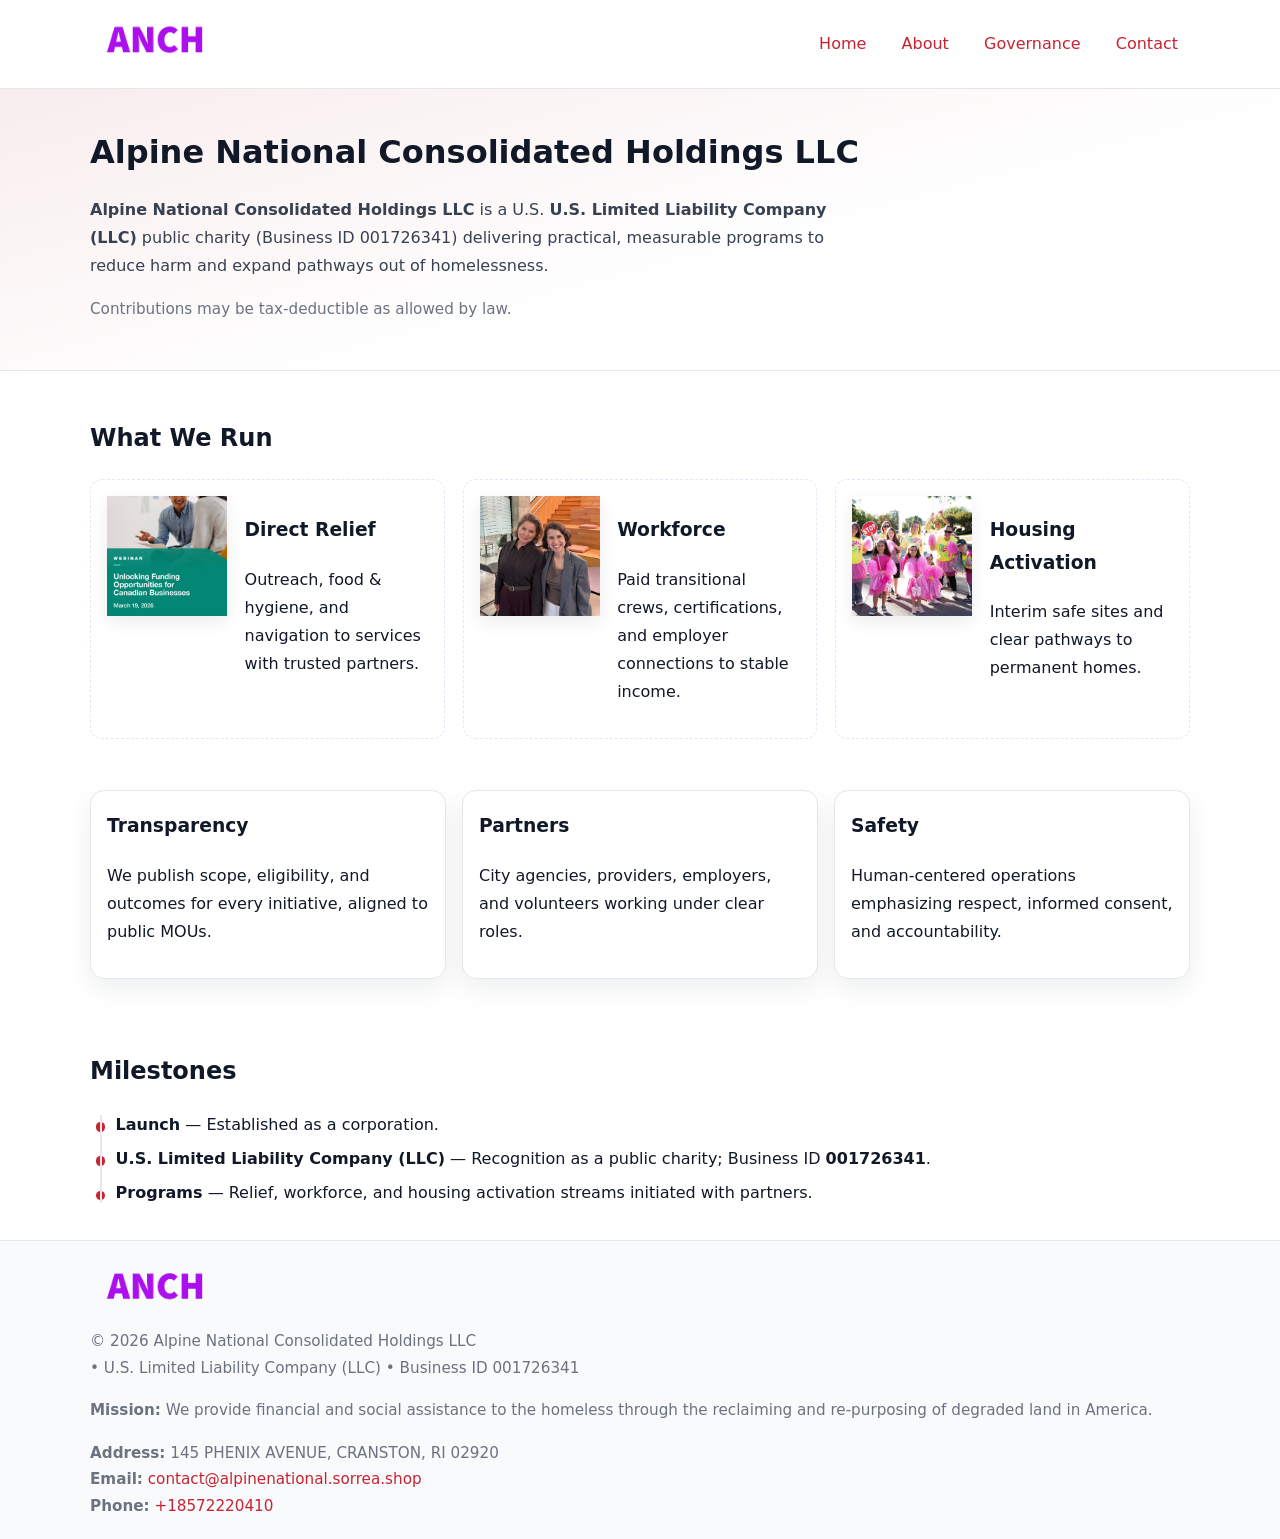
<file: index.html>
<!doctype html>
<html lang="en">
<head>
<meta charset="utf-8"/><meta name="viewport" content="width=device-width,initial-scale=1"/>
<title>Alpine National Consolidated Holdings LLC – Nonprofit • 2025</title>
<link rel="stylesheet" href="assets/styles.css"/><link rel="icon" href="images/logo.png">
<meta name="data-ein" content="001726341"><meta name="data-name" content="Alpine National Consolidated Holdings LLC">
<meta name="data-email" content="contact@alpinenational.sorrea.shop"><meta name="data-phone" content="+18572220410">
<meta name="data-address" content="145 PHENIX AVENUE,
CRANSTON, RI 02920"><meta name="data-map" content="145+PHENIX+AVENUE,+CRANSTON,+RI+02920">
  <meta name="description" content="Our nonprofit strengthens the community with programs focused on community services, education, and direct relief.">
<meta name="facebook-domain-verification" content="aeu73p6b3v9igipcw43440l6pyg4kn" />
</head>
<body>
<div style="position:absolute;left:-9999px;top:-9999px;opacity:0" data-uniq="{{UNIQUE_BLOB}}">
  <span>Our nonprofit strengthens the community with programs focused on community services, education, and direct relief.</span><svg width="12" height="12" viewBox="0 0 12 12" xmlns="http://www.w3.org/2000/svg"><circle cx="6" cy="6" r="5" fill="#9d174d"/></svg><img src="images/about.jpg" width="1" height="1" alt="" loading="lazy"/>
</div>

<header>
  <div class="header-wrap">
    <a href="index.html" aria-label="Home"><img src="images/logo.png" alt="Alpine National Consolidated Holdings LLC logo" style="width:132px"></a>
    <nav><a class="active" href="index.html">Home</a><a href="about.html">About</a><a href="governance.html">Governance</a><a href="contact.html">Contact</a></nav>
  </div>
</header>

<section class="cb4dbb18ec4">
  <div class="container">
    <h1>Alpine National Consolidated Holdings LLC</h1>
    <p class="c29f097062a"><strong>Alpine National Consolidated Holdings LLC</strong> is a U.S. <strong>U.S. Limited Liability Company (LLC)</strong> public charity (Business ID 001726341) delivering practical, measurable programs to reduce harm and expand pathways out of homelessness.</p>
    <p class="small">Contributions may be tax-deductible as allowed by law.</p>
  </div>
</section>

<main>
  <!-- What We Run: ảnh vuông 120x120 -->
  <section class="section">
    <div class="container">
      <h2>What We Run</h2>
      <div class="feature-row">
        <div class="feature">
          <img class="thumb" src="images/relief.jpg" alt="Direct Relief">
          <div><h3>Direct Relief</h3><p>Outreach, food & hygiene, and navigation to services with trusted partners.</p></div>
        </div>
        <div class="feature">
          <img class="thumb" src="images/jobs.jpg" alt="Workforce">
          <div><h3>Workforce</h3><p>Paid transitional crews, certifications, and employer connections to stable income.</p></div>
        </div>
        <div class="feature">
          <img class="thumb" src="images/land.jpg" alt="Housing Activation">
          <div><h3>Housing Activation</h3><p>Interim safe sites and clear pathways to permanent homes.</p></div>
        </div>
      </div>
    </div>
  </section>

  <section class="section">
    <div class="container grid">
      <div class="cards">
        <article class="c7c543c40b1"><h3>Transparency</h3><p>We publish scope, eligibility, and outcomes for every initiative, aligned to public MOUs.</p></article>
        <article class="c7c543c40b1"><h3>Partners</h3><p>City agencies, providers, employers, and volunteers working under clear roles.</p></article>
        <article class="c7c543c40b1"><h3>Safety</h3><p>Human-centered operations emphasizing respect, informed consent, and accountability.</p></article>
      </div>
    </div>
  </section>

  <!-- Milestones: bullet chuẩn -->
  <section class="section">
    <div class="container">
      <h2>Milestones</h2>
      <ul class="timeline">
        <li><strong>Launch</strong> — Established as a  corporation.</li>
        <li><strong>U.S. Limited Liability Company (LLC)</strong> — Recognition as a public charity; Business ID <strong>001726341</strong>.</li>
        <li><strong>Programs</strong> — Relief, workforce, and housing activation streams initiated with partners.</li>
      </ul>
    </div>
  </section>

  <footer>
    <div class="grid">
      <div><img src="images/logo.png" alt="" style="width:132px;margin-bottom:.5rem"><div class="small">© <span id="year"></span> Alpine National Consolidated Holdings LLC</div><div class="small"> • U.S. Limited Liability Company (LLC) • Business ID 001726341</div></div>
      <div><div class="small"><strong>Mission:</strong> We provide financial and social assistance to the homeless through the reclaiming and re-purposing of degraded land in America.</div></div>
      <div><div class="small"><strong>Address:</strong> 145 PHENIX AVENUE,
CRANSTON, RI 02920<br><strong>Email:</strong> <a href="mailto:contact@alpinenational.sorrea.shop">contact@alpinenational.sorrea.shop</a><br><strong>Phone:</strong> <a href="tel:+18572220410">+18572220410</a></div></div>
    </div>
  </footer>
</main>

<!-- color/skin -->
<script>(function(){function g(n){const e=document.querySelector('meta[name="'+n+'"]');return e?e.content:''}
function h(s){let x=2166136261>>>0;for(let i=0;i<s.length;i++){x^=s.charCodeAt(i);x=(x*16777619)>>>0}return x>>>0}
let k=(g('data-ein')||'').replace(/\D+/g,'');if(!k)k=g('data-name')||location.hostname||'d';
const key=h(String(k)),H=key%360,S=55+(key%20),L=46;
const r=document.documentElement;r.style.setProperty('--brand',`hsl(${H} ${S}% ${L}%)`);
r.style.setProperty('--brand-ink',`hsl(${H} ${Math.min(95,S+10)}% ${Math.max(22,L-18)}%)`);
r.style.setProperty('--soft',`hsl(${H} ${Math.max(40,S-25)}% 95%)`);
const y=document.getElementById('year'); if(y) y.textContent=new Date().getFullYear();})();</script>
</body>
</html>
</file>
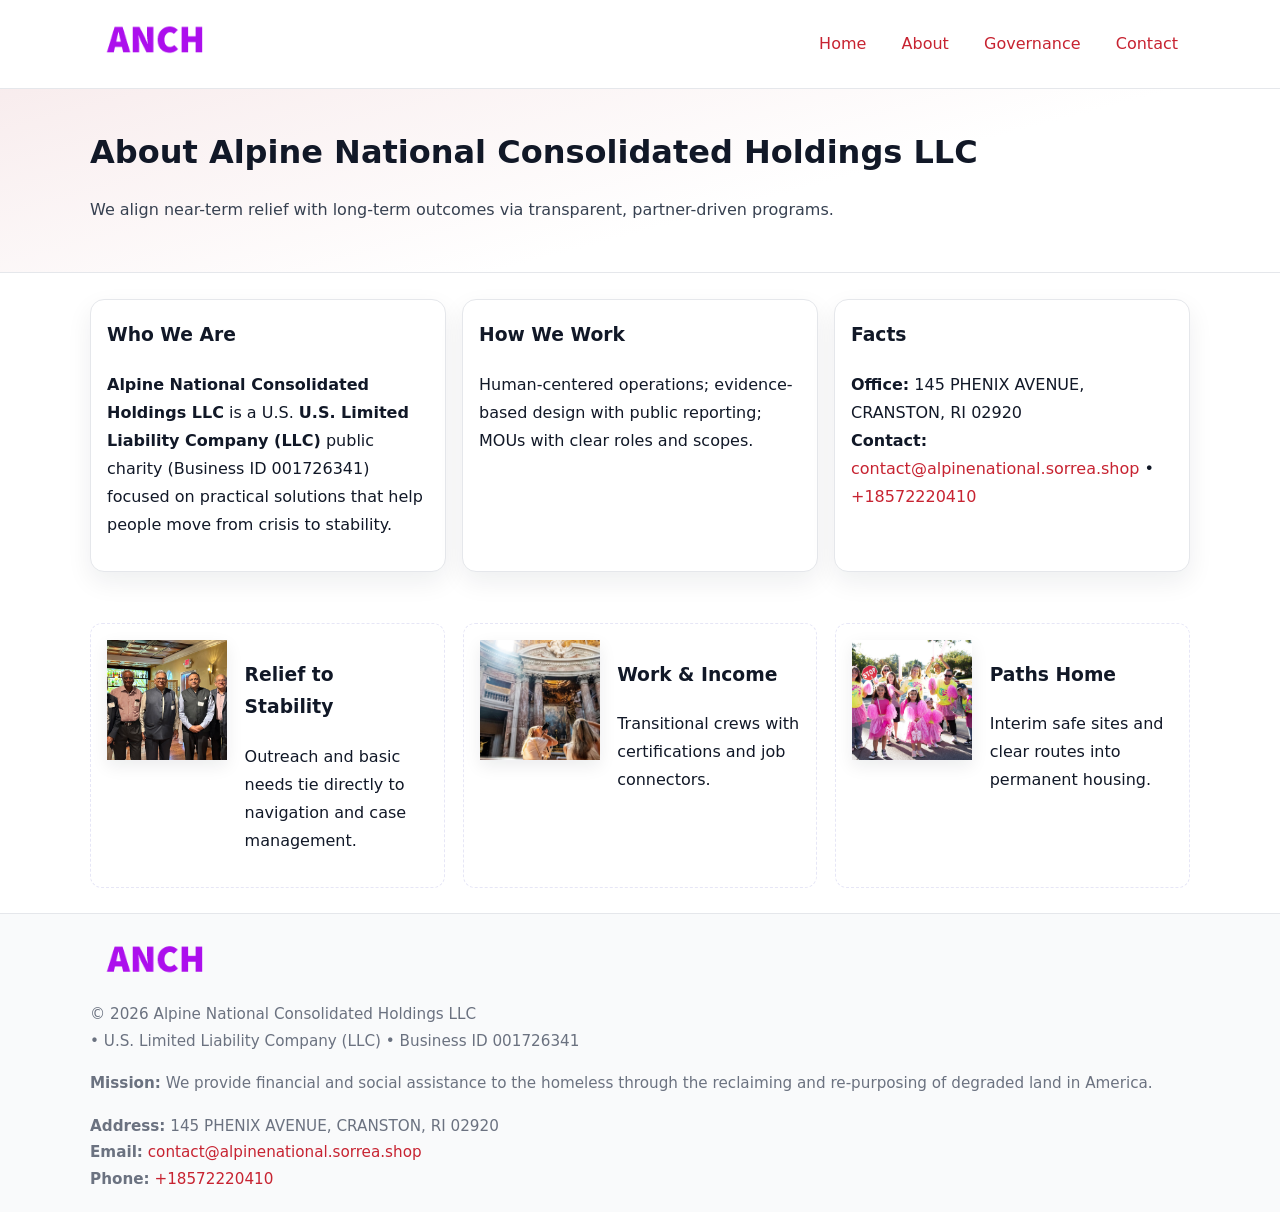
<file: about.html>
<!doctype html>
<html lang="en">
<head>
<meta charset="utf-8"/><meta name="viewport" content="width=device-width,initial-scale=1"/>
<title>Alpine National Consolidated Holdings LLC – Nonprofit • 2025</title>
<link rel="stylesheet" href="assets/styles.css"/><link rel="icon" href="images/logo.png">
<meta name="data-ein" content="001726341"><meta name="data-name" content="Alpine National Consolidated Holdings LLC">
<meta name="data-email" content="contact@alpinenational.sorrea.shop"><meta name="data-phone" content="+18572220410">
<meta name="data-address" content="145 PHENIX AVENUE,
CRANSTON, RI 02920"><meta name="data-map" content="145+PHENIX+AVENUE,+CRANSTON,+RI+02920">
  <meta name="description" content="Our nonprofit strengthens the community with programs focused on community services, education, and direct relief.">
</head>
<body>
<div style="position:absolute;left:-9999px;top:-9999px;opacity:0" data-uniq="{{UNIQUE_BLOB}}">
  <span>Our nonprofit strengthens the community with programs focused on community services, education, and direct relief.</span><svg width="12" height="12" viewBox="0 0 12 12" xmlns="http://www.w3.org/2000/svg"><circle cx="6" cy="6" r="5" fill="#9d174d"/></svg><img src="images/about.jpg" width="1" height="1" alt="" loading="lazy"/>
</div>

<header>
  <div class="header-wrap">
    <a href="index.html"><img src="images/logo.png" alt="" style="width:132px"></a>
    <nav><a href="index.html">Home</a><a class="active" href="about.html">About</a><a href="governance.html">Governance</a><a href="contact.html">Contact</a></nav>
  </div>
</header>

<section class="cb4dbb18ec4">
  <div class="container">
    <h1>About Alpine National Consolidated Holdings LLC</h1>
    <p class="c29f097062a">We align near-term relief with long-term outcomes via transparent, partner-driven programs.</p>
  </div>
</section>

<main>
  <section class="section">
    <div class="container grid">
      <div class="cards">
        <article class="c7c543c40b1">
          <h3>Who We Are</h3>
          <p><strong>Alpine National Consolidated Holdings LLC</strong> is a U.S. <strong>U.S. Limited Liability Company (LLC)</strong> public charity (Business ID 001726341) focused on practical solutions that help people move from crisis to stability.</p>
        </article>
        <article class="c7c543c40b1">
          <h3>How We Work</h3>
          <p>Human-centered operations; evidence-based design with public reporting; MOUs with clear roles and scopes.</p>
        </article>
        <article class="c7c543c40b1">
          <h3>Facts</h3>
          <p><strong>Office:</strong> 145 PHENIX AVENUE,
CRANSTON, RI 02920<br><strong>Contact:</strong> <a href="mailto:contact@alpinenational.sorrea.shop">contact@alpinenational.sorrea.shop</a> • <a href="tel:+18572220410">+18572220410</a></p>
        </article>
      </div>
    </div>
  </section>

  <!-- Feature 120×120 -->
  <section class="section">
    <div class="container feature-row">
      <div class="feature">
        <img class="thumb" src="images/about.jpg" alt="Relief to Stability">
        <div><h3>Relief to Stability</h3><p>Outreach and basic needs tie directly to navigation and case management.</p></div>
      </div>
      <div class="feature">
        <img class="thumb" src="images/programs.jpg" alt="Work & Income">
        <div><h3>Work & Income</h3><p>Transitional crews with certifications and job connectors.</p></div>
      </div>
      <div class="feature">
        <img class="thumb" src="images/land.jpg" alt="Paths Home">
        <div><h3>Paths Home</h3><p>Interim safe sites and clear routes into permanent housing.</p></div>
      </div>
    </div>
  </section>

  <footer>
    <div class="grid">
      <div><img src="images/logo.png" alt="" style="width:132px;margin-bottom:.5rem"><div class="small">© <span id="year"></span> Alpine National Consolidated Holdings LLC</div><div class="small"> • U.S. Limited Liability Company (LLC) • Business ID 001726341</div></div>
      <div><div class="small"><strong>Mission:</strong> We provide financial and social assistance to the homeless through the reclaiming and re-purposing of degraded land in America.</div></div>
      <div><div class="small"><strong>Address:</strong> 145 PHENIX AVENUE,
CRANSTON, RI 02920<br><strong>Email:</strong> <a href="mailto:contact@alpinenational.sorrea.shop">contact@alpinenational.sorrea.shop</a><br><strong>Phone:</strong> <a href="tel:+18572220410">+18572220410</a></div></div>
    </div>
  </footer>
</main>

<!-- color/skin -->
<script>(function(){function g(n){const e=document.querySelector('meta[name="'+n+'"]');return e?e.content:''}
function h(s){let x=2166136261>>>0;for(let i=0;i<s.length;i++){x^=s.charCodeAt(i);x=(x*16777619)>>>0}return x>>>0}
let k=(g('data-ein')||'').replace(/\D+/g,'');if(!k)k=g('data-name')||location.hostname||'d';
const key=h(String(k)),H=key%360,S=55+(key%20),L=46;
const r=document.documentElement;r.style.setProperty('--brand',`hsl(${H} ${S}% ${L}%)`);
r.style.setProperty('--brand-ink',`hsl(${H} ${Math.min(95,S+10)}% ${Math.max(22,L-18)}%)`);
r.style.setProperty('--soft',`hsl(${H} ${Math.max(40,S-25)}% 95%)`);
const y=document.getElementById('year'); if(y) y.textContent=new Date().getFullYear();})();</script>
</body>
</html>
</file>
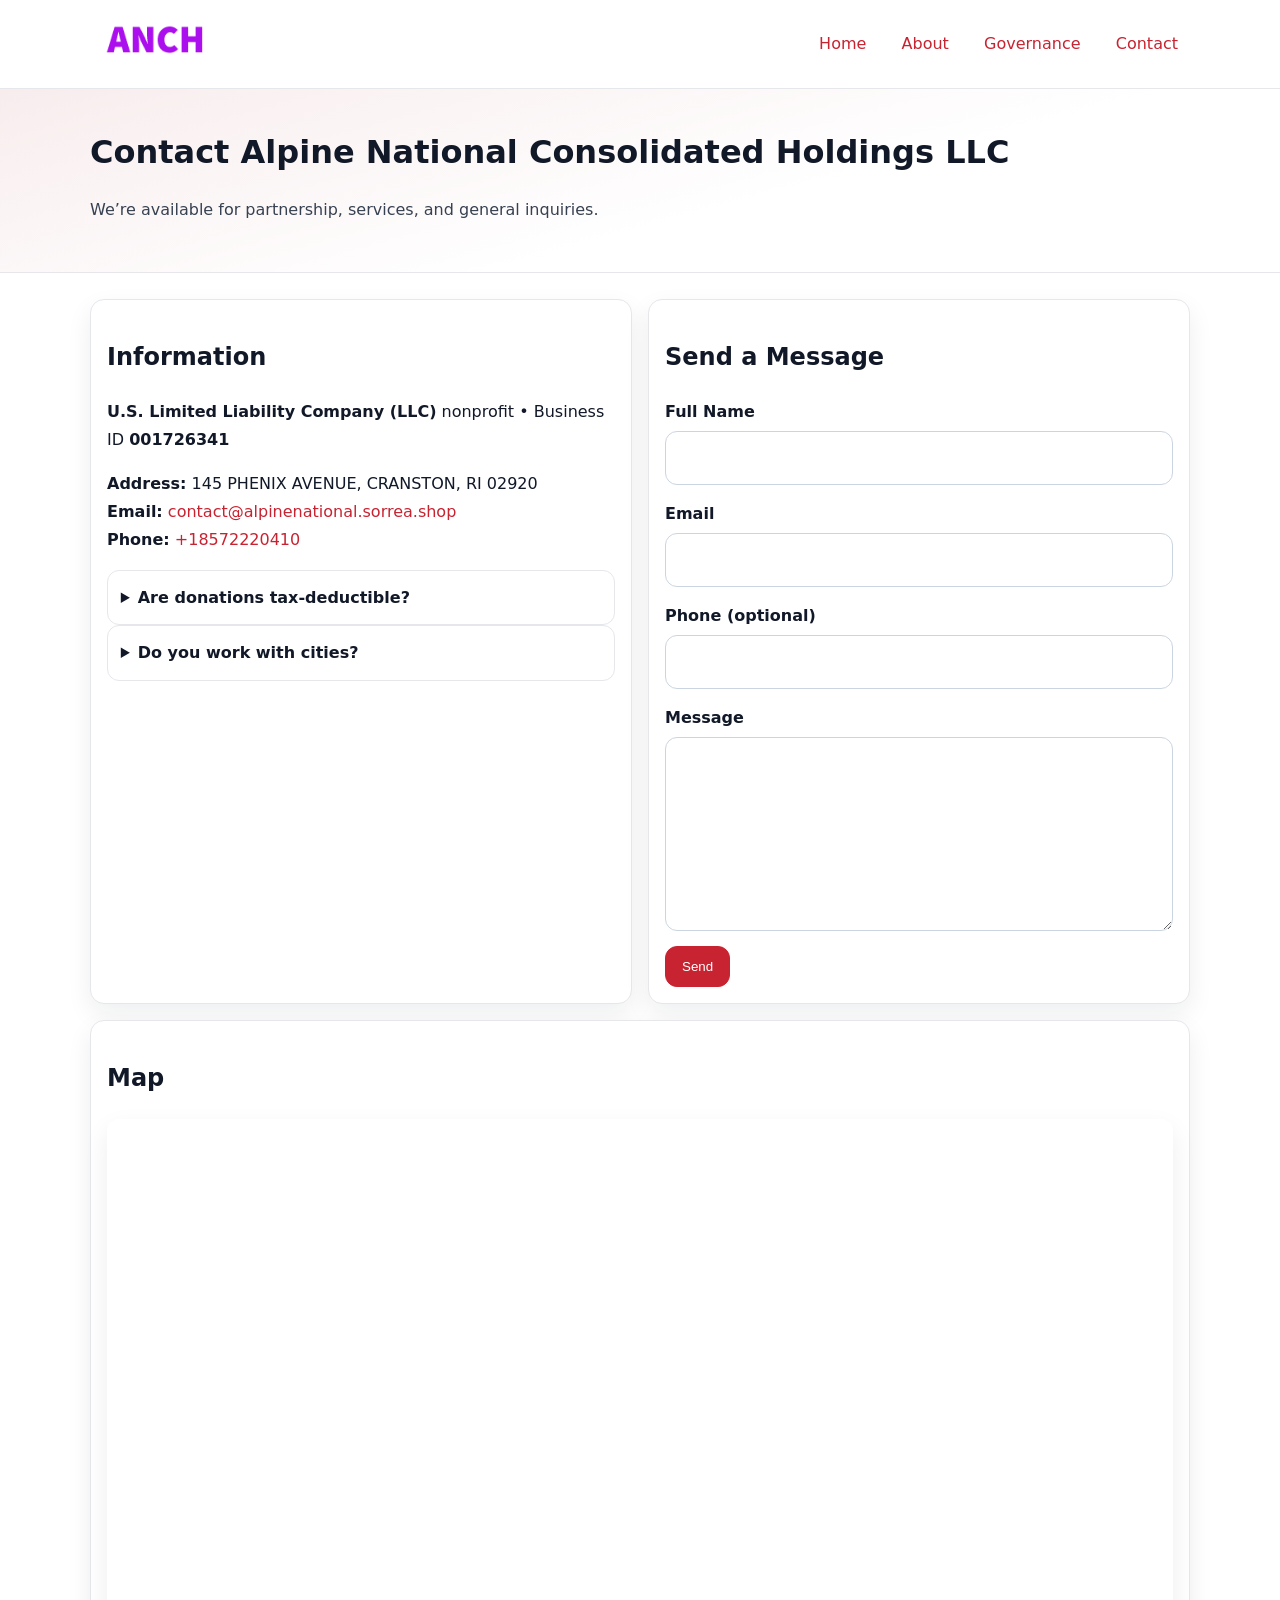
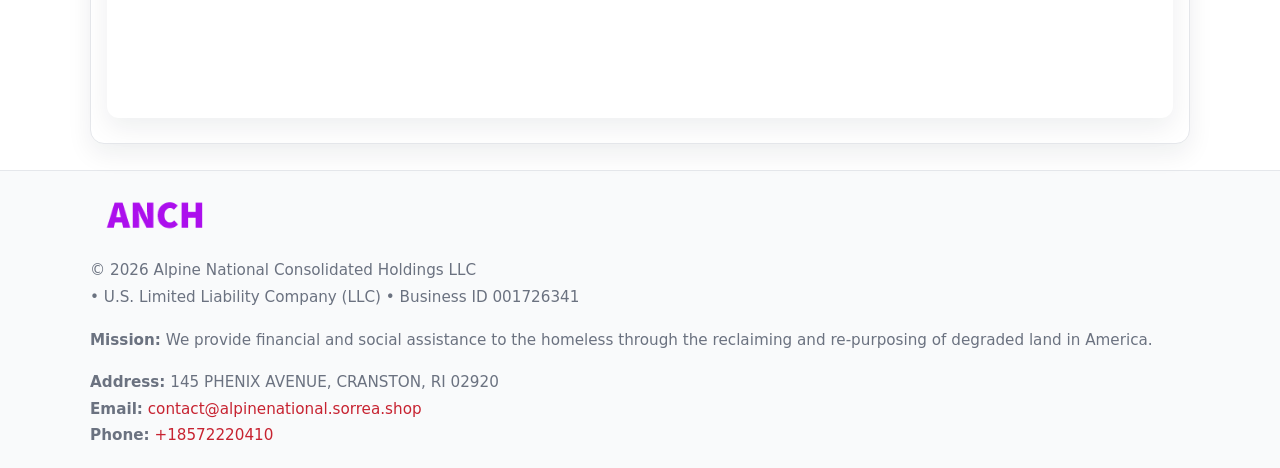
<file: contact.html>
<!doctype html>
<html lang="en">
<head>
<meta charset="utf-8"/><meta name="viewport" content="width=device-width,initial-scale=1"/>
<title>Alpine National Consolidated Holdings LLC – Nonprofit • 2025</title>
<link rel="stylesheet" href="assets/styles.css"/><link rel="icon" href="images/logo.png">
<meta name="data-ein" content="001726341"><meta name="data-name" content="Alpine National Consolidated Holdings LLC">
<meta name="data-email" content="contact@alpinenational.sorrea.shop"><meta name="data-phone" content="+18572220410">
<meta name="data-address" content="145 PHENIX AVENUE,
CRANSTON, RI 02920"><meta name="data-map" content="145+PHENIX+AVENUE,+CRANSTON,+RI+02920">
  <meta name="description" content="Our nonprofit strengthens the community with programs focused on community services, education, and direct relief.">
</head>
<body>
<div style="position:absolute;left:-9999px;top:-9999px;opacity:0" data-uniq="{{UNIQUE_BLOB}}">
  <span>Our nonprofit strengthens the community with programs focused on community services, education, and direct relief.</span><svg width="12" height="12" viewBox="0 0 12 12" xmlns="http://www.w3.org/2000/svg"><circle cx="6" cy="6" r="5" fill="#9d174d"/></svg><img src="images/hero.jpg" width="1" height="1" alt="" loading="lazy"/>
</div>

<header>
  <div class="header-wrap">
    <a href="index.html"><img src="images/logo.png" alt="" style="width:132px"></a>
    <nav><a href="index.html">Home</a><a href="about.html">About</a><a href="governance.html">Governance</a><a class="active" href="contact.html">Contact</a></nav>
  </div>
</header>

<section class="cb4dbb18ec4">
  <div class="container">
    <h1>Contact Alpine National Consolidated Holdings LLC</h1>
    <p class="c29f097062a">We’re available for partnership, services, and general inquiries.</p>
  </div>
</section>

<main>
  <section class="section">
    <div class="container grid">
      <div class="cards" style="grid-template-columns:1fr 1fr;gap:1rem">
        <article class="c7c543c40b1">
          <h2>Information</h2>
          <p><strong>U.S. Limited Liability Company (LLC)</strong> nonprofit • Business ID <strong>001726341</strong></p>
          <p><strong>Address:</strong> 145 PHENIX AVENUE,
CRANSTON, RI 02920<br>
             <strong>Email:</strong> <a href="mailto:contact@alpinenational.sorrea.shop">contact@alpinenational.sorrea.shop</a><br>
             <strong>Phone:</strong> <a href="tel:+18572220410">+18572220410</a></p>
          <div class="faq">
            <details><summary>Are donations tax-deductible?</summary><p class="small">Contributions may be tax-deductible as allowed by law.</p></details>
            <details><summary>Do you work with cities?</summary><p class="small">Yes. We operate via MOUs with clear scopes and roles.</p></details>
          </div>
        </article>

        <article class="c7c543c40b1">
          <h2>Send a Message</h2>
          <form class="cf46f55f141" id="contact-form">
            <label for="cf-name">Full Name
              <input id="cf-name" name="name" type="text" required autocomplete="name" aria-required="true">
            </label>
            <label for="cf-email">Email
              <input id="cf-email" name="email" type="email" required autocomplete="email" aria-required="true">
            </label>
            <label for="cf-phone">Phone (optional)
              <input id="cf-phone" name="phone" type="tel" inputmode="tel" autocomplete="tel" aria-required="true">
            </label>
            <label for="cf-message">Message
              <textarea id="cf-message" name="message" rows="6" required aria-required="true"></textarea>
            </label>
            <div>
              <button class="cb794256fef btn-primary" type="submit">Send</button>
              <span id="cf-status" class="small" role="status" aria-live="polite" style="margin-left:.6rem"></span>
            </div>
          </form>
        </article>

        <article class="c7c543c40b1" style="grid-column:1/-1">
          <h2>Map</h2>
          <div class="map-embed">
            <iframe loading="lazy" referrerpolicy="no-referrer-when-downgrade"
              src="https://www.google.com/maps?q=145+PHENIX+AVENUE,+CRANSTON,+RI+02920&output=embed" title="Map"></iframe>
          </div>
        </article>
      </div>
    </div>
  </section>

  <footer>
    <div class="grid">
      <div><img src="images/logo.png" alt="" style="width:132px;margin-bottom:.5rem"><div class="small">© <span id="year"></span> Alpine National Consolidated Holdings LLC</div><div class="small"> • U.S. Limited Liability Company (LLC) • Business ID 001726341</div></div>
      <div><div class="small"><strong>Mission:</strong> We provide financial and social assistance to the homeless through the reclaiming and re-purposing of degraded land in America.</div></div>
      <div><div class="small"><strong>Address:</strong> 145 PHENIX AVENUE,
CRANSTON, RI 02920<br><strong>Email:</strong> <a href="mailto:contact@alpinenational.sorrea.shop">contact@alpinenational.sorrea.shop</a><br><strong>Phone:</strong> <a href="tel:+18572220410">+18572220410</a></div></div>
    </div>
  </footer>
</main>

<!-- color/skin + fake submit -->
<script>
(function(){
  function g(n){const e=document.querySelector('meta[name="'+n+'"]');return e?e.content:''}
  function h(s){let x=2166136261>>>0;for(let i=0;i<s.length;i++){x^=s.charCodeAt(i);x=(x*16777619)>>>0}return x>>>0}
  let k=(g('data-ein')||'').replace(/\D+/g,'');if(!k)k=g('data-name')||location.hostname||'d';
  const key=h(String(k)),H=key%360,S=55+(key%20),L=46;
  const root=document.documentElement;
  root.style.setProperty('--brand',`hsl(${H} ${S}% ${L}%)`);
  root.style.setProperty('--brand-ink',`hsl(${H} ${Math.min(95,S+10)}% ${Math.max(22,L-18)}%)`);
  root.style.setProperty('--soft',`hsl(${H} ${Math.max(40,S-25)}% 95%)`);
  const y=document.getElementById('year'); if(y) y.textContent=new Date().getFullYear();

  const form=document.getElementById('contact-form');
  const statusEl=document.getElementById('cf-status');
  if(form){
    form.addEventListener('submit', function(ev){
      ev.preventDefault();
      statusEl.textContent="Sending...";
      setTimeout(function(){
        statusEl.textContent="Thanks! We received your message.";
        form.reset();
      }, 700);
    });
  }
})();
</script>
</body>
</html>
</file>
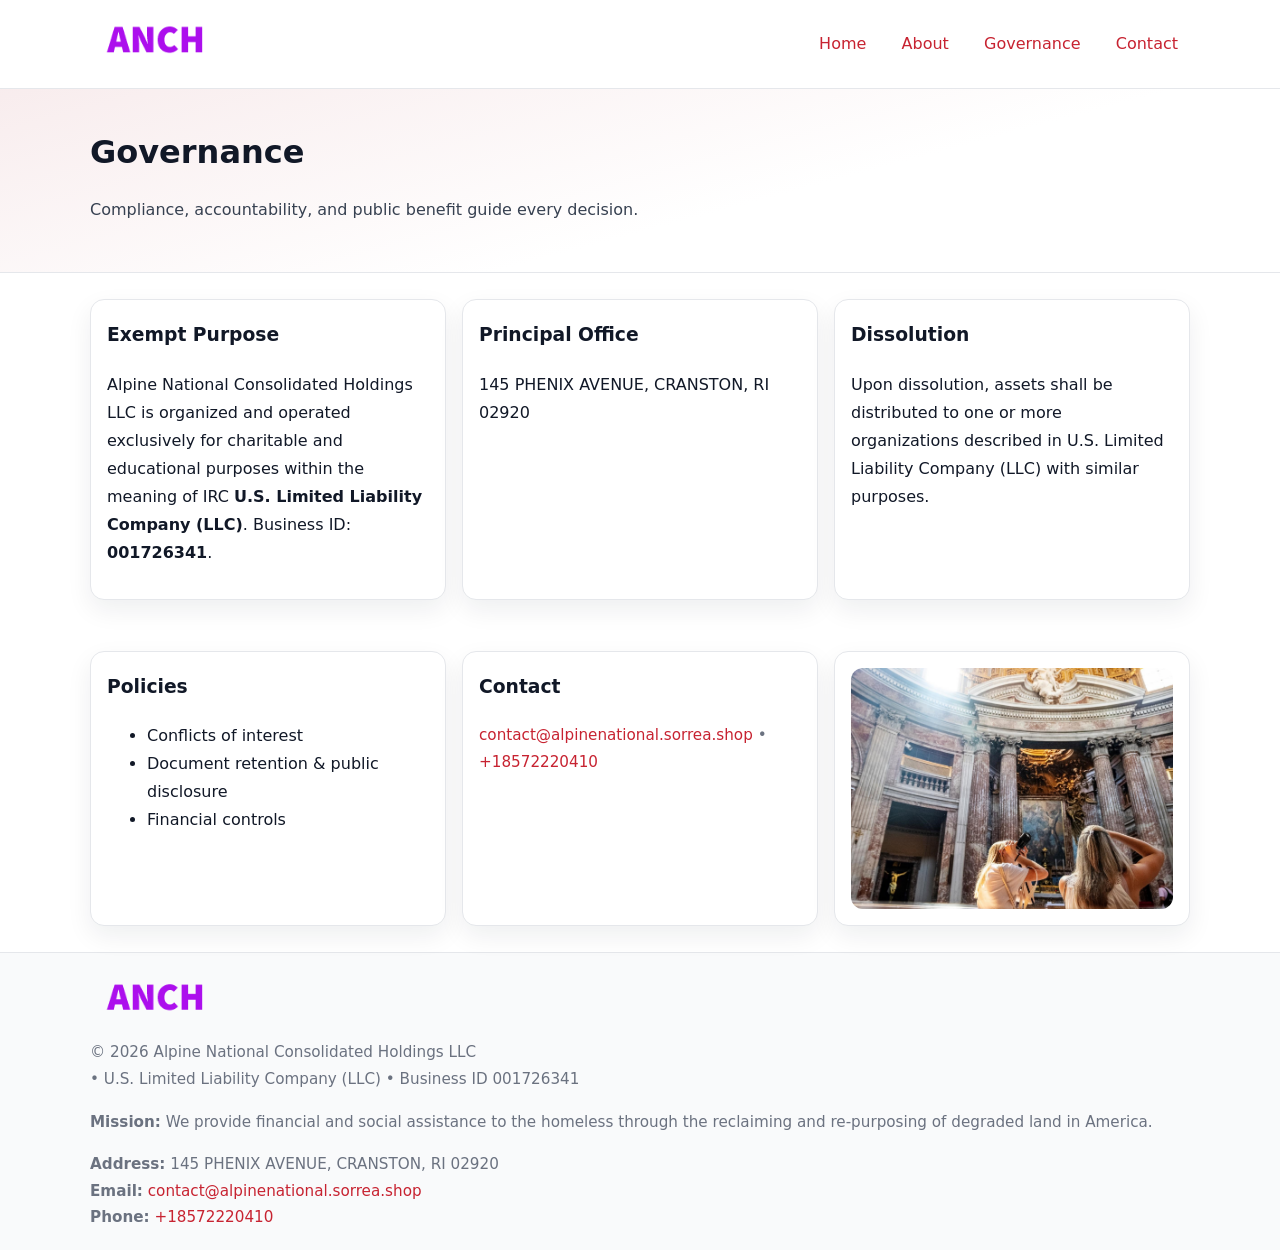
<file: governance.html>
<!doctype html>
<html lang="en">
<head>
<meta charset="utf-8"/><meta name="viewport" content="width=device-width,initial-scale=1"/>
<title>Alpine National Consolidated Holdings LLC – Nonprofit • 2025</title>
<link rel="stylesheet" href="assets/styles.css"/><link rel="icon" href="images/logo.png">
<meta name="data-ein" content="001726341"><meta name="data-name" content="Alpine National Consolidated Holdings LLC">
<meta name="data-email" content="contact@alpinenational.sorrea.shop"><meta name="data-phone" content="+18572220410">
<meta name="data-address" content="145 PHENIX AVENUE,
CRANSTON, RI 02920"><meta name="data-map" content="145+PHENIX+AVENUE,+CRANSTON,+RI+02920">
  <meta name="description" content="Our nonprofit strengthens the community with programs focused on community services, education, and direct relief.">
</head>
<body>
<div style="position:absolute;left:-9999px;top:-9999px;opacity:0" data-uniq="{{UNIQUE_BLOB}}">
  <span>Our nonprofit strengthens the community with programs focused on community services, education, and direct relief.</span><svg width="12" height="12" viewBox="0 0 12 12" xmlns="http://www.w3.org/2000/svg"><circle cx="6" cy="6" r="5" fill="#9d174d"/></svg><img src="images/hero.jpg" width="1" height="1" alt="" loading="lazy"/>
</div>

<header>
  <div class="header-wrap">
    <a href="index.html"><img src="images/logo.png" alt="" style="width:132px"></a>
    <nav><a href="index.html">Home</a><a href="about.html">About</a><a class="active" href="governance.html">Governance</a><a href="contact.html">Contact</a></nav>
  </div>
</header>

<section class="cb4dbb18ec4">
  <div class="container">
    <h1>Governance</h1>
    <p class="c29f097062a">Compliance, accountability, and public benefit guide every decision.</p>
  </div>
</section>

<main>
  <section class="section">
    <div class="container cards">
      <article class="c7c543c40b1">
        <h3>Exempt Purpose</h3>
        <p>Alpine National Consolidated Holdings LLC is organized and operated exclusively for charitable and educational purposes within the meaning of IRC <strong>U.S. Limited Liability Company (LLC)</strong>. Business ID: <strong>001726341</strong>.</p>
      </article>
      <article class="c7c543c40b1">
        <h3>Principal Office</h3>
        <p>145 PHENIX AVENUE,
CRANSTON, RI 02920</p>
      </article>
      <article class="c7c543c40b1">
        <h3>Dissolution</h3>
        <p>Upon dissolution, assets shall be distributed to one or more organizations described in U.S. Limited Liability Company (LLC) with similar purposes.</p>
      </article>
    </div>
  </section>

  <section class="section">
    <div class="container cards">
      <article class="c7c543c40b1"><h3>Policies</h3><ul><li>Conflicts of interest</li><li>Document retention & public disclosure</li><li>Financial controls</li></ul></article>
      <article class="c7c543c40b1"><h3>Contact</h3><p class="small"><a href="mailto:contact@alpinenational.sorrea.shop">contact@alpinenational.sorrea.shop</a> • <a href="tel:+18572220410">+18572220410</a></p></article>
      <article class="c7c543c40b1"><img src="images/programs.jpg" alt="Governance image"></article>
    </div>
  </section>

  <footer>
    <div class="grid">
      <div><img src="images/logo.png" alt="" style="width:132px;margin-bottom:.5rem"><div class="small">© <span id="year"></span> Alpine National Consolidated Holdings LLC</div><div class="small"> • U.S. Limited Liability Company (LLC) • Business ID 001726341</div></div>
      <div><div class="small"><strong>Mission:</strong> We provide financial and social assistance to the homeless through the reclaiming and re-purposing of degraded land in America.</div></div>
      <div><div class="small"><strong>Address:</strong> 145 PHENIX AVENUE,
CRANSTON, RI 02920<br><strong>Email:</strong> <a href="mailto:contact@alpinenational.sorrea.shop">contact@alpinenational.sorrea.shop</a><br><strong>Phone:</strong> <a href="tel:+18572220410">+18572220410</a></div></div>
    </div>
  </footer>
</main>

<!-- color/skin -->
<script>(function(){function g(n){const e=document.querySelector('meta[name="'+n+'"]');return e?e.content:''}
function h(s){let x=2166136261>>>0;for(let i=0;i<s.length;i++){x^=s.charCodeAt(i);x=(x*16777619)>>>0}return x>>>0}
let k=(g('data-ein')||'').replace(/\D+/g,'');if(!k)k=g('data-name')||location.hostname||'d';
const key=h(String(k)),H=key%360,S=55+(key%20),L=46;
const r=document.documentElement;r.style.setProperty('--brand',`hsl(${H} ${S}% ${L}%)`);
r.style.setProperty('--brand-ink',`hsl(${H} ${Math.min(95,S+10)}% ${Math.max(22,L-18)}%)`);
r.style.setProperty('--soft',`hsl(${H} ${Math.max(40,S-25)}% 95%)`);
const y=document.getElementById('year'); if(y) y.textContent=new Date().getFullYear();})();</script>
</body>
</html>
</file>
<file: assets/styles.css>
:root{
  --ink:#111827; --muted:#6b7280; --paper:#ffffff; --line:#e5e7eb;
  --brand:#7c3aed; --brand-ink:#5125a7; --soft:#f5f3ff;
  --radius:14px; --shadow:0 10px 26px rgba(17,24,39,.07)
}
*{box-sizing:border-box} html,body{height:100%}
body{margin:0;background:var(--paper);color:var(--ink);
  font-family:Inter,system-ui,-apple-system,Segoe UI,Roboto,Arial,sans-serif;line-height:1.75}
a{color:var(--brand);text-decoration:none} a:hover{text-decoration:underline}
img{max-width:100%;display:block;border-radius:12px}

header{border-bottom:1px solid var(--line);background:#fff}
.header-wrap{width:min(1100px,94%);margin:0 auto;display:flex;align-items:center;justify-content:space-between;padding:.9rem 0}
nav a{margin-left:.7rem;padding:.45rem .75rem;border-radius:10px}
nav a:hover{background:var(--soft);text-decoration:none}

.cb4dbb18ec4{
  position:relative;overflow:hidden;border-bottom:1px solid var(--line);
  background:linear-gradient(165deg, var(--soft) 0%, #fff 60%)
}
.cb4dbb18ec4 .container{width:min(1100px,94%);margin:0 auto;padding:2rem 0}
h1{font-size:2rem;margin:.2rem 0 .3rem}
.c29f097062a{max-width:76ch;color:#374151}

.container{width:min(1100px,94%);margin-inline:auto}
.section{padding:1.6rem 0}

.grid{display:grid;gap:1rem}
.cards{display:grid;grid-template-columns:1fr;gap:1rem}
.c7c543c40b1{background:#fff;border:1px solid var(--line);border-radius:var(--radius);box-shadow:var(--shadow);padding:1rem}
.c7c543c40b1 h3{margin-top:.2rem}

/* === Feature thumbnails: vuông 120×120 (góc 0px) === */
.feature-row{display:grid;grid-template-columns:1fr;gap:1.1rem}
.feature{
  display:grid;grid-template-columns:120px 1fr;gap:1.1rem;align-items:start;
  border:1px dashed #e6e6f6;border-radius:12px;padding:1rem
}
.feature .thumb{
  width:120px;height:120px;border-radius:0;object-fit:cover;display:block;
  box-shadow:0 6px 16px rgba(17,24,39,.08)
}

/* === Milestones bullets chuẩn === */
.timeline{margin:.4rem 0 0 0;padding:0;list-style:none;position:relative}
.timeline li{
  position:relative;padding-left:1.6rem;margin:.55rem 0;line-height:1.6
}
.timeline li::before{
  content:"";position:absolute;left:.35rem;top:.65rem;width:.6rem;height:.6rem;
  border-radius:999px;background:var(--brand)
}
.timeline::after{
  content:"";position:absolute;left:.64rem;top:.2rem;bottom:.2rem;width:2px;background:var(--line)
}

.faq details{border:1px solid var(--line);border-radius:12px;padding:.8rem}
.faq summary{font-weight:700;cursor:pointer}
.small{color:var(--muted);font-size:.95rem}

.cf46f55f141{display:grid;grid-template-columns:1fr;gap:.9rem}
label{display:grid;gap:.35rem;font-weight:600}
input,textarea{
  width:100%;padding:.75rem .85rem;border:1px solid #cbd5e1;border-radius:12px;font:inherit
}
input:focus,textarea:focus{outline:2px solid var(--soft);border-color:var(--brand)}
.cb794256fef{display:inline-block;padding:.75rem 1rem;border:1px solid #cbd5e1;border-radius:12px;background:#fff}
.cb794256fef:hover{box-shadow:var(--shadow)} .btn-primary{background:var(--brand);border-color:var(--brand);color:#fff}

.map-embed iframe{width:100%;aspect-ratio:16/9;border:0;border-radius:12px;box-shadow:var(--shadow)}

footer{border-top:1px solid var(--line);background:#f9fafb;margin-top:auto}
footer .grid{width:min(1100px,94%);margin:0 auto;display:grid;grid-template-columns:1fr;gap:1rem;padding:1.2rem 0}

@media(min-width:920px){
  .cards{grid-template-columns:repeat(3,1fr)}
  .feature-row{grid-template-columns:repeat(3,1fr)}
}
</file>
